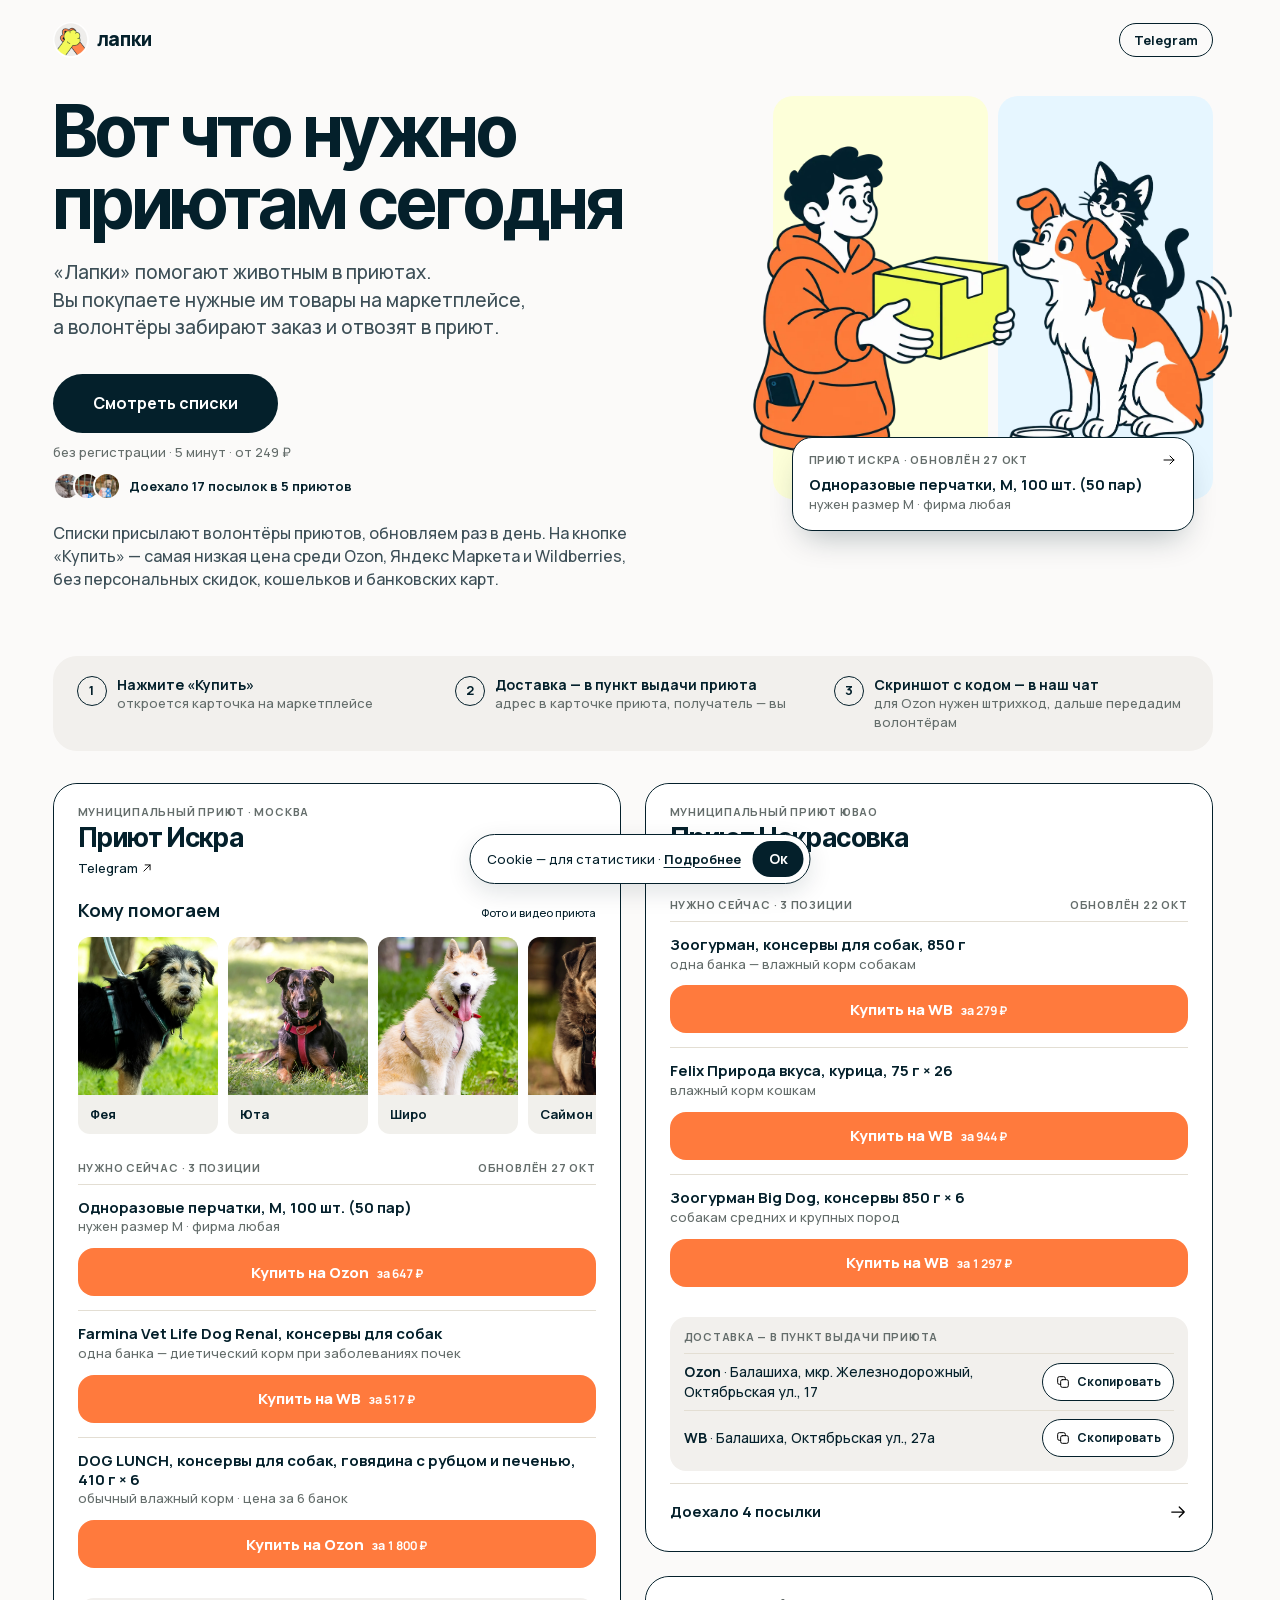
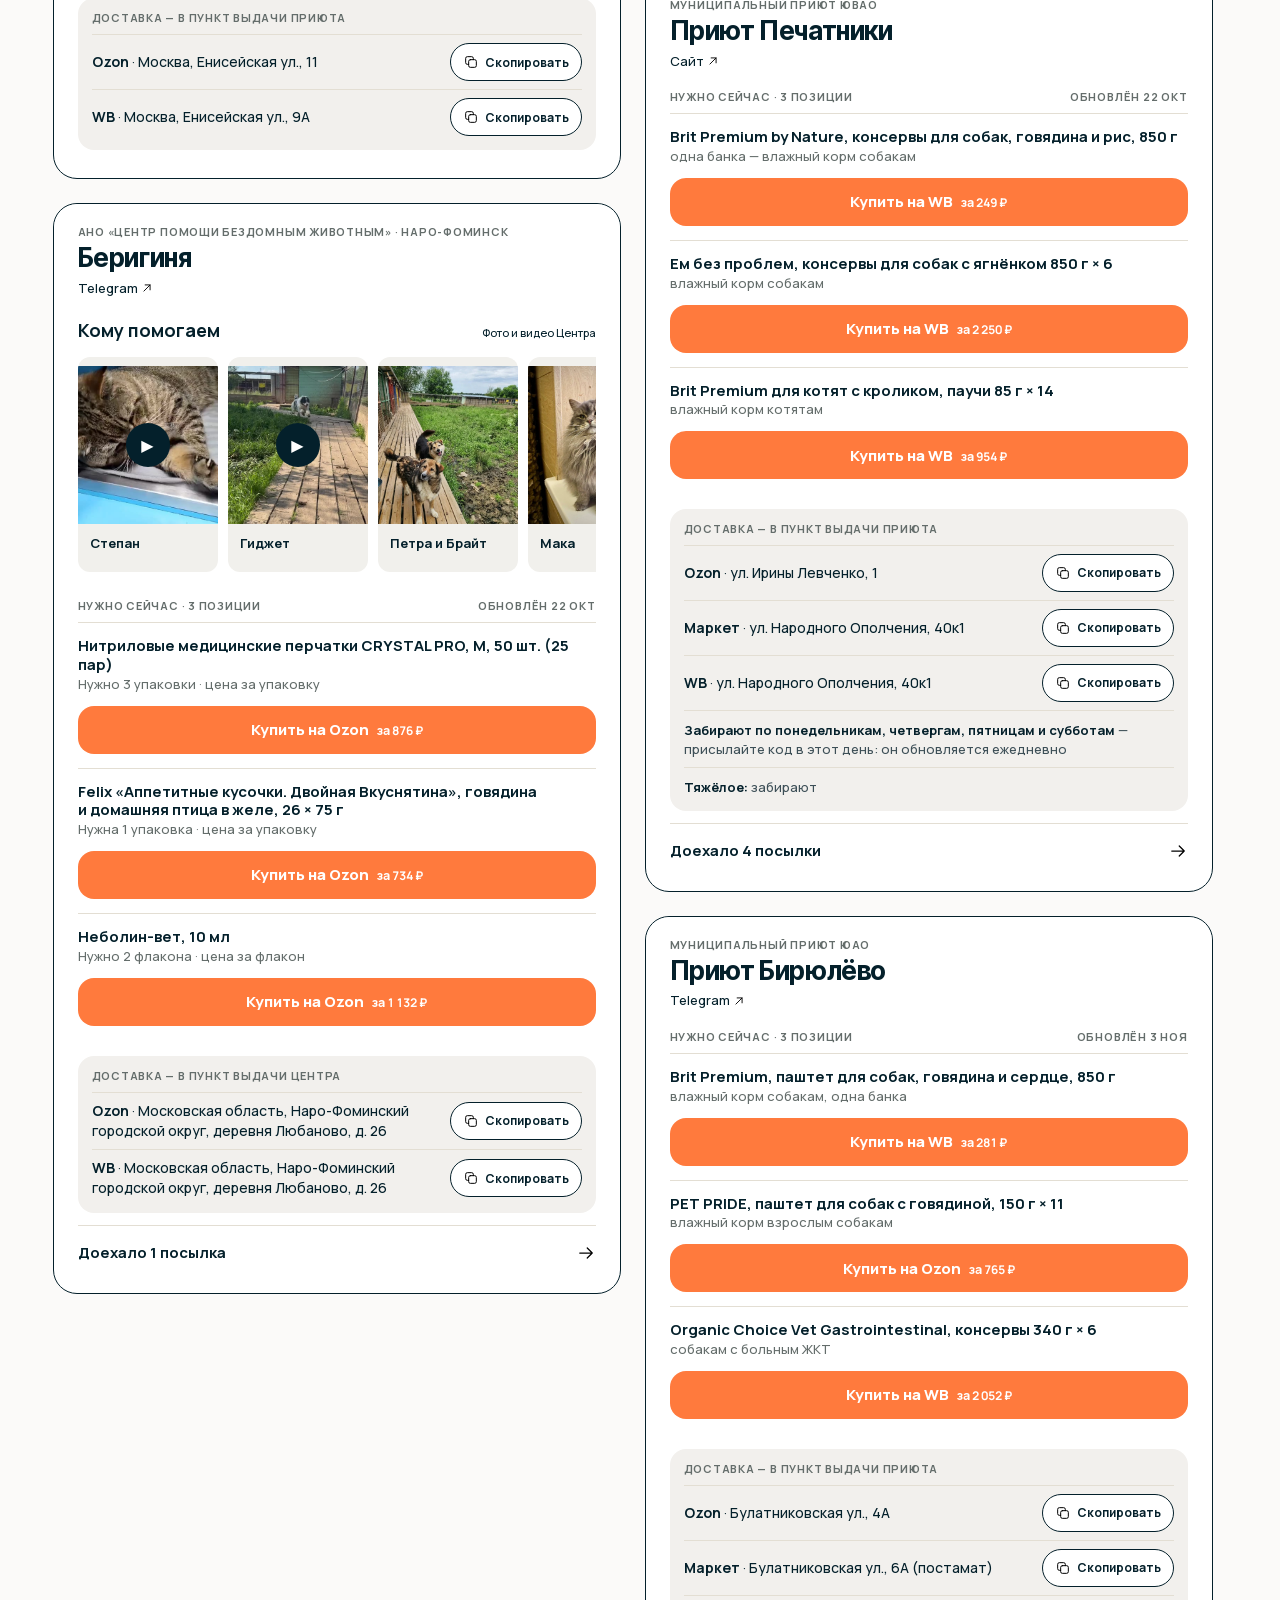
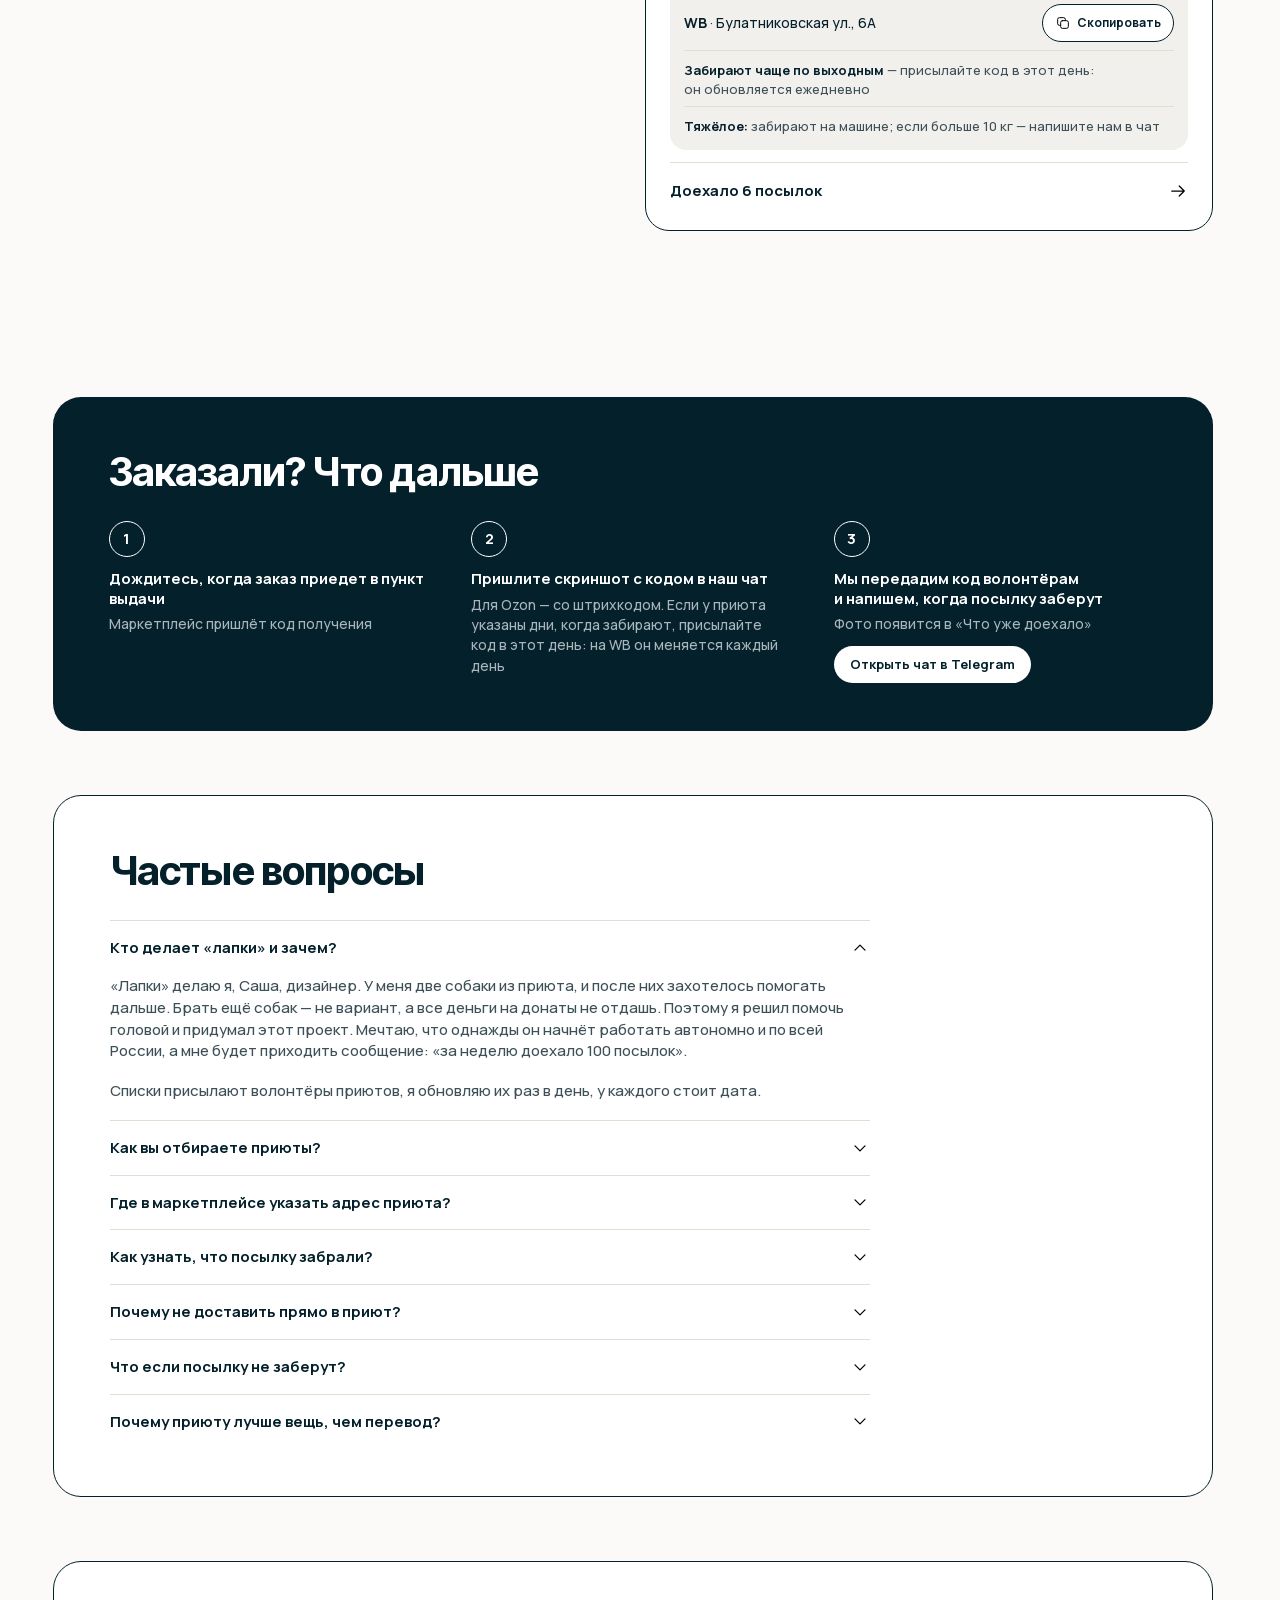
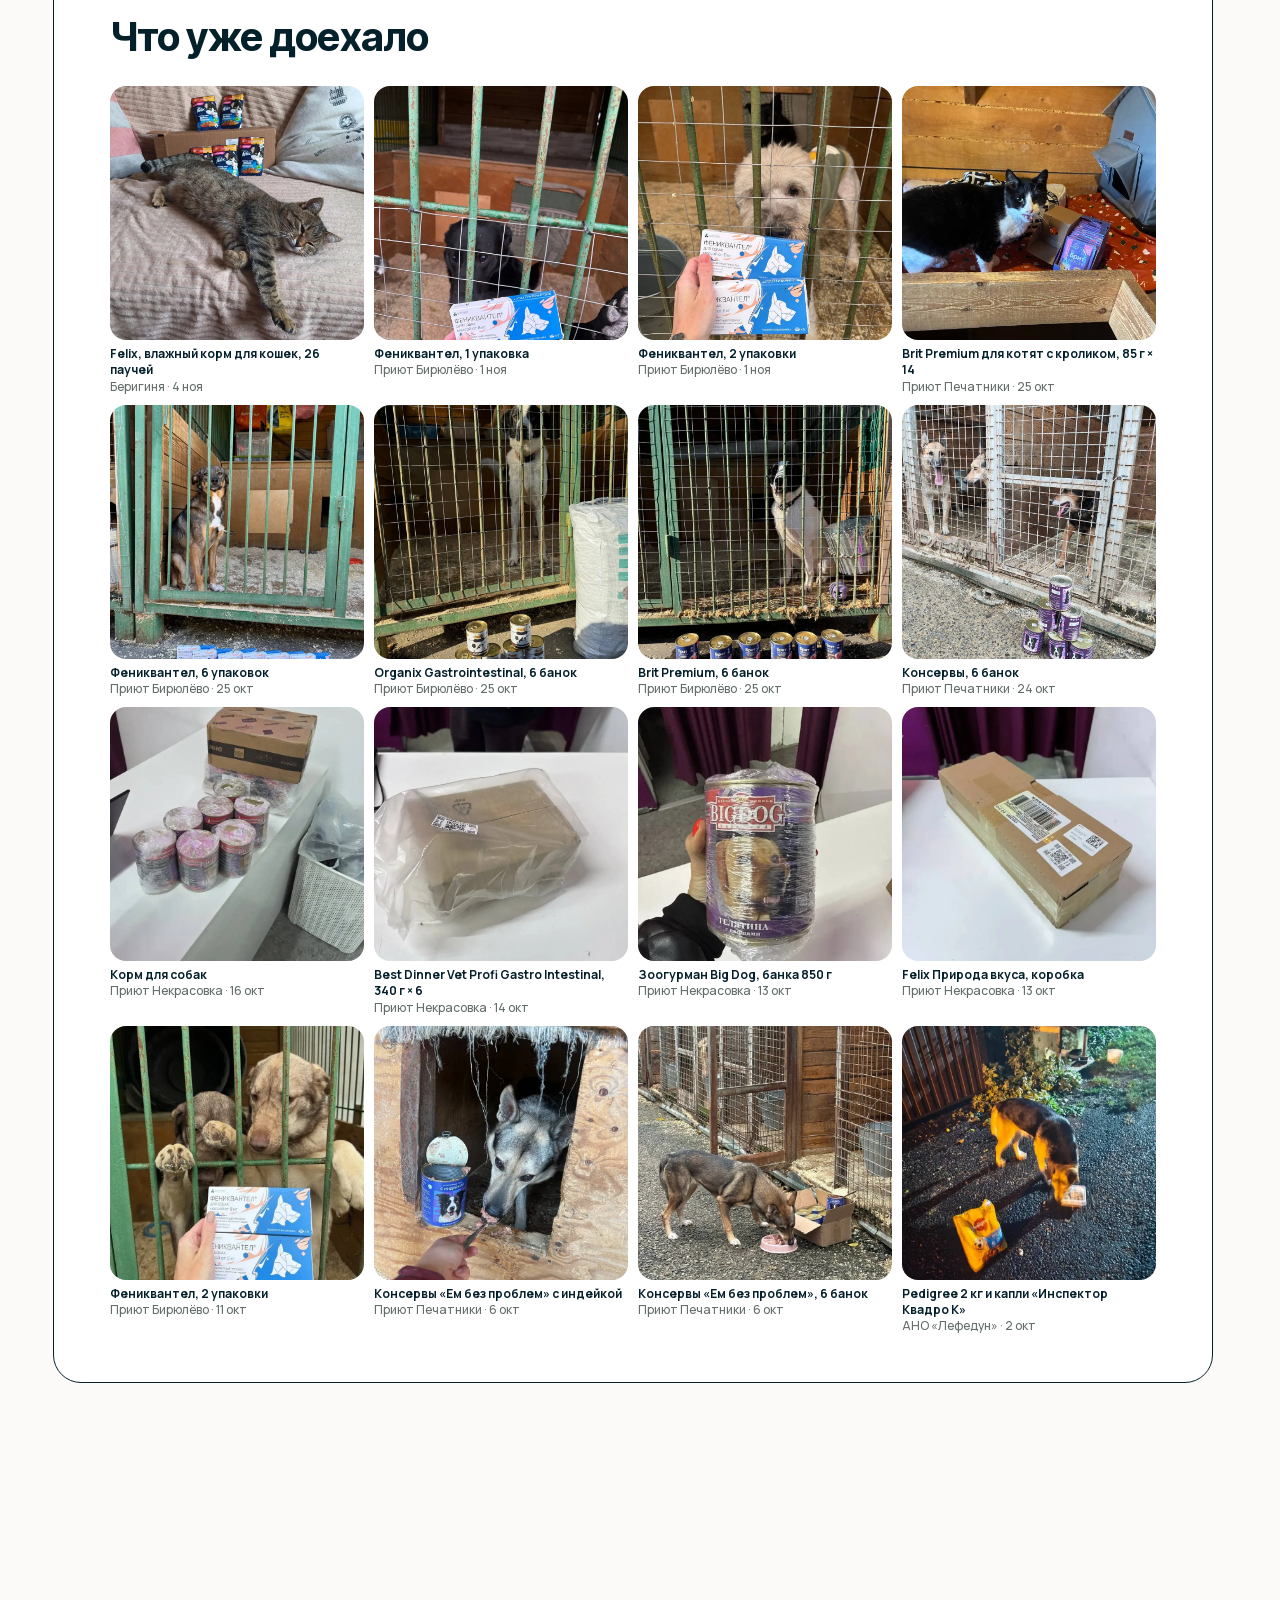
<file: index.html>
<!doctype html>
<html lang="ru">
<head>
  <meta charset="utf-8">
  <meta name="viewport" content="width=device-width,initial-scale=1">
  <title>Лапки — купите приюту то, что нужно</title>
  <meta name="description" content="Актуальные списки нужд приютов Москвы. Заказываете на маркетплейсе в пункт выдачи рядом с приютом, волонтёры забирают.">
  <meta property="og:title" content="Вот что нужно приютам сегодня">
  <meta property="og:description" content="Списки нужд приютов Москвы с кнопкой «Купить» и доставкой в пункт выдачи рядом с приютом.">
  <meta property="og:type" content="website">
  <meta property="og:locale" content="ru_RU">
  <meta property="og:site_name" content="лапки">
  <meta property="og:url" content="https://lapkam.ru/">
  <meta property="og:image" content="https://lapkam.ru/og.png">
  <meta property="og:image:width" content="1200">
  <meta property="og:image:height" content="630">
  <meta property="og:image:alt" content="Вот что нужно приютам сегодня. Иллюстрация: человек протягивает коробку собаке и кошке">
  <meta name="twitter:card" content="summary_large_image">
  <link rel="icon" type="image/png" sizes="256x256" href="favicon.png">
  <link rel="apple-touch-icon" href="favicon.png">
  <link rel="preload" href="assets/ill-person.webp" as="image" type="image/webp">
  <link rel="preload" href="assets/ill-animals.webp" as="image" type="image/webp">
  <link rel="preload" href="assets/fonts/inter-tight-cyrillic.woff2" as="font" type="font/woff2" crossorigin>
  <link rel="preload" href="assets/fonts/manrope-cyrillic.woff2" as="font" type="font/woff2" crossorigin>
  <link rel="stylesheet" href="styles.css">
  <link rel="stylesheet" href="desktop.css" media="(min-width:900px)">
  <script>if('scrollRestoration' in history)history.scrollRestoration='manual';document.documentElement.classList.add('js');setTimeout(function(){if(!window.__lapkiReady)document.documentElement.classList.remove('js')},4000)</script>
</head>
<body>
<a class="skip" href="#lists">Перейти к спискам</a>
<div class="col">
  <header class="top rv" data-rv="hero" data-d="300">
    <a class="brand" href="./"><img src="lapki-mark.png" alt="" width="36" height="36">лапки</a>
    <a class="pill" data-link="channel" href="#" target="_blank" rel="noopener" data-track="channel">Telegram</a>
  </header>

  <main>
    <section class="hero" aria-labelledby="h1">
      <div>
        <h1 id="h1" class="rv" data-rv="hero" data-d="300">Вот что нужно приютам сегодня</h1>
        <p class="lead rv" data-rv="hero" data-d="700">«Лапки» помогают животным в приютах. Вы покупаете нужные им товары на маркетплейсе, а волонтёры забирают заказ и отвозят в приют.</p>
      </div>

      <div class="scene">
        <div class="duo rv rv-photo" data-rv="hero" data-d="0" aria-hidden="true">
          <div class="ill ill-l"><img src="assets/ill-person.webp" alt="" fetchpriority="high" decoding="async" onerror="this.remove()"></div>
          <div class="ill ill-r"><img src="assets/ill-animals.webp" alt="" fetchpriority="high" decoding="async" onerror="this.remove()"></div>
        </div>
        <a class="need need-wait" id="hero-need" href="#" aria-hidden="true" tabindex="-1"></a>
      </div>

      <div class="rv" data-rv="hero" data-d="1300">
        <a class="cta" href="#lists" data-track="cta">Смотреть списки</a>
        <p class="muted under">без регистрации · 5 минут<span id="min-price"></span></p>
        <a class="hero-done" id="hero-done" href="#delivered"></a>
        <p class="intro">Списки присылают волонтёры приютов, обновляем раз в день. На кнопке «Купить» — самая низкая цена среди Ozon, Яндекс Маркета и Wildberries, без персональных скидок, кошельков и банковских карт.</p>
      </div>
    </section>

    <ol class="howstrip rv" data-rv="hero" data-d="1500" aria-label="Коротко, как заказать">
      <li><b>Нажмите «Купить»</b><span>откроется карточка на маркетплейсе</span></li>
      <li><b>Доставка — в пункт выдачи приюта</b><span>адрес в карточке приюта, получатель — вы</span></li>
      <li><b>Скриншот с кодом — в наш чат</b><span>для Ozon нужен штрихкод, дальше передадим волонтёрам</span></li>
    </ol>

    <h2 class="sr-only">Кому нужна помощь</h2>
    <section class="folders" id="lists" aria-label="Получатели"></section>

    <section class="page dark rv" data-rv="scroll" aria-labelledby="h-how">
      <h2 id="h-how">Заказали? Что дальше</h2>
      <ol class="steps">
        <li><b>Дождитесь, когда заказ приедет в пункт выдачи</b><span>Маркетплейс пришлёт код получения</span></li>
        <li><b>Пришлите скриншот с кодом в наш чат</b><span>Для Ozon — со штрихкодом. Если у приюта указаны дни, когда забирают, присылайте код в этот день: на WB он меняется каждый день</span></li>
        <li><b>Мы передадим код волонтёрам и напишем, когда посылку заберут</b><span>Фото появится в «Что уже доехало»</span>
          <a class="chat" data-link="chat" href="#" target="_blank" rel="noopener" data-track="chat">Открыть чат в Telegram</a></li>
      </ol>
    </section>

    <section class="page light rv" data-rv="scroll" aria-labelledby="h-trust">
      <h2 id="h-trust">Частые вопросы</h2>
      <details open>
        <summary>Кто делает «лапки» и зачем?</summary>
        <p>«Лапки» делаю я, Саша, дизайнер. У меня две собаки из приюта, и после них захотелось помогать дальше. Брать ещё собак — не вариант, а все деньги на донаты не отдашь. Поэтому я решил помочь головой и придумал этот проект. Мечтаю, что однажды он начнёт работать автономно и по всей России, а мне будет приходить сообщение: «за неделю доехало 100 посылок».</p>
        <p>Списки присылают волонтёры приютов, я обновляю их раз в день, у каждого стоит дата.</p>
      </details>
      <details>
        <summary>Как вы отбираете приюты?</summary>
        <ol class="faq-steps">
          <li>Договариваемся с волонтёрами приюта напрямую, без посредников.</li>
          <li>Они присылают список того, что нужно, и пункты выдачи, откуда им удобно забирать.</li>
          <li>Подбираем ссылки на нужные товары и указываем цены без персональных и банковских скидок. Доступность доставки в выбранный пункт нужно проверить при оформлении заказа.</li>
          <li>Обновляем список раз в день и ставим дату.</li>
        </ol>
        <p>На сайте представлены АНО «Лефедун», муниципальные приюты Печатники, Некрасовка, Бирюлёво и Искра, а также центр помощи животным «Беригиня» из Наро-Фоминска. Для «Беригини» и «Искры» доступность доставки выбранных товаров в указанные ПВЗ пока не проверена.</p>
      </details>
      <details>
        <summary>Где в маркетплейсе указать адрес приюта?</summary>
        <p>Отдельного поля для адреса нет. При оформлении выберите пункт выдачи на карте: вставьте адрес из карточки приюта в поиск по карте. После «Купить» адрес уже скопирован. Получателем укажите себя.</p>
      </details>
      <details>
        <summary>Как узнать, что посылку забрали?</summary>
        <p>Когда заказ доедет до пункта, маркетплейс пришлёт код получения. Пришлите скриншот с кодом в наш чат, для Ozon обязательно со штрихкодом. Мы передадим его волонтёрам и напишем вам, когда посылку заберут. Фото выкладываем в «Что уже доехало».</p>
      </details>
      <details>
        <summary>Почему не доставить прямо в приют?</summary>
        <p>Адрес приюта не публикуют: по нему подбрасывают животных. Поэтому заказ едет в пункт выдачи рядом, а волонтёры забирают его по коду.</p>
      </details>
      <details>
        <summary>Что если посылку не заберут?</summary>
        <p>Волонтёры забирают посылки по кодам из чата. Если заказ всё же пролежит в пункте весь срок хранения, маркетплейс вернёт деньги по своим правилам.</p>
      </details>
      <details>
        <summary>Почему приюту лучше вещь, чем перевод?</summary>
        <p>Мелкие покупки через официальный счёт для приюта — это долго и с налоговой морокой, а часть продавцов так вообще не продаёт. Когда вы покупаете сами, приют получает вещь без бухгалтерии.</p>
      </details>
    </section>

    <section class="page light" id="delivered" aria-labelledby="h-del" hidden>
      <h2 id="h-del">Что уже доехало</h2>
      <div class="grid" id="delivered-grid"></div>
    </section>

    <section class="page light" id="closed" aria-labelledby="h-closed" hidden>
      <p class="cap" id="h-closed">Закрыто на этой неделе</p>
      <div id="closed-list"></div>
    </section>
  </main>

  <footer class="foot rv" data-rv="scroll">
    <p class="brand">лапки</p>
    <p id="money-line">Удобнее помочь деньгами? Реквизиты организаций: <span id="money-links"></span></p>
    <p>Позиция уже закрыта или ссылка ведёт не туда? <a data-link="chat" href="#" target="_blank" rel="noopener" data-track="chat">Напишите нам</a></p>
    <p>Приют хочет попасть на страницу? <a data-link="chat" href="#" target="_blank" rel="noopener" data-track="chat">Напишите нам</a></p>
    <p><a href="terms.html">Политика и условия</a></p>
  </footer>
</div>
<div class="cookie" id="cookie" role="region" aria-label="Сообщение о cookie" hidden>
  <p>Cookie — для статистики · <a href="terms.html">Подробнее</a></p>
  <button type="button" id="cookie-ok">Ок</button>
</div>
<div class="handoff" id="handoff" role="dialog" aria-label="Пункт выдачи приюта" hidden>
  <button type="button" class="h-close" id="handoff-close" aria-label="Закрыть"></button>
  <svg class="h-icon" viewBox="0 0 24 24" width="32" height="32" fill="none" stroke="currentColor" stroke-width="1.7" stroke-linecap="round" stroke-linejoin="round" aria-hidden="true"><path d="M20 10c0 6-8 11-8 11S4 16 4 10a8 8 0 1 1 16 0Z"/><circle cx="12" cy="10" r="2.5"/></svg>
  <span class="cap">Пункт выдачи приюта</span>
  <b id="handoff-addr"></b>
  <button type="button" class="h-copy" id="handoff-copy">Скопировать адрес</button>
</div>
<div class="lightbox" id="lightbox" role="dialog" aria-modal="true" aria-label="Фото посылки" hidden>
  <button type="button" class="lb-close" id="lightbox-close" aria-label="Закрыть"></button>
  <img id="lightbox-img" alt="">
</div>
<dialog id="animal-dialog" class="animal-dialog" aria-labelledby="animal-title">
  <div class="animal-dialog-header"><h2 id="animal-title"></h2><button type="button" id="animal-close" aria-label="Закрыть фото или видео">✕</button></div>
  <div id="animal-content"></div>
</dialog>
<div class="toast" id="toast" role="status" aria-live="polite" aria-atomic="true"></div>
<script>
(function(m,e,t,r,i,k,a){m[i]=m[i]||function(){(m[i].a=m[i].a||[]).push(arguments)};m[i].l=1*new Date();k=e.createElement(t),a=e.getElementsByTagName(t)[0],k.async=1,k.src=r,a.parentNode.insertBefore(k,a)})(window,document,"script","https://mc.yandex.ru/metrika/tag.js","ym");
ym(113157493,"init",{clickmap:true,trackLinks:true,accurateTrackBounce:true,webvisor:true});
</script>
<noscript><div><img src="https://mc.yandex.ru/watch/113157493" style="position:absolute;left:-9999px" alt=""></div></noscript>
<script src="app.js"></script>
</body>
</html>
</file>
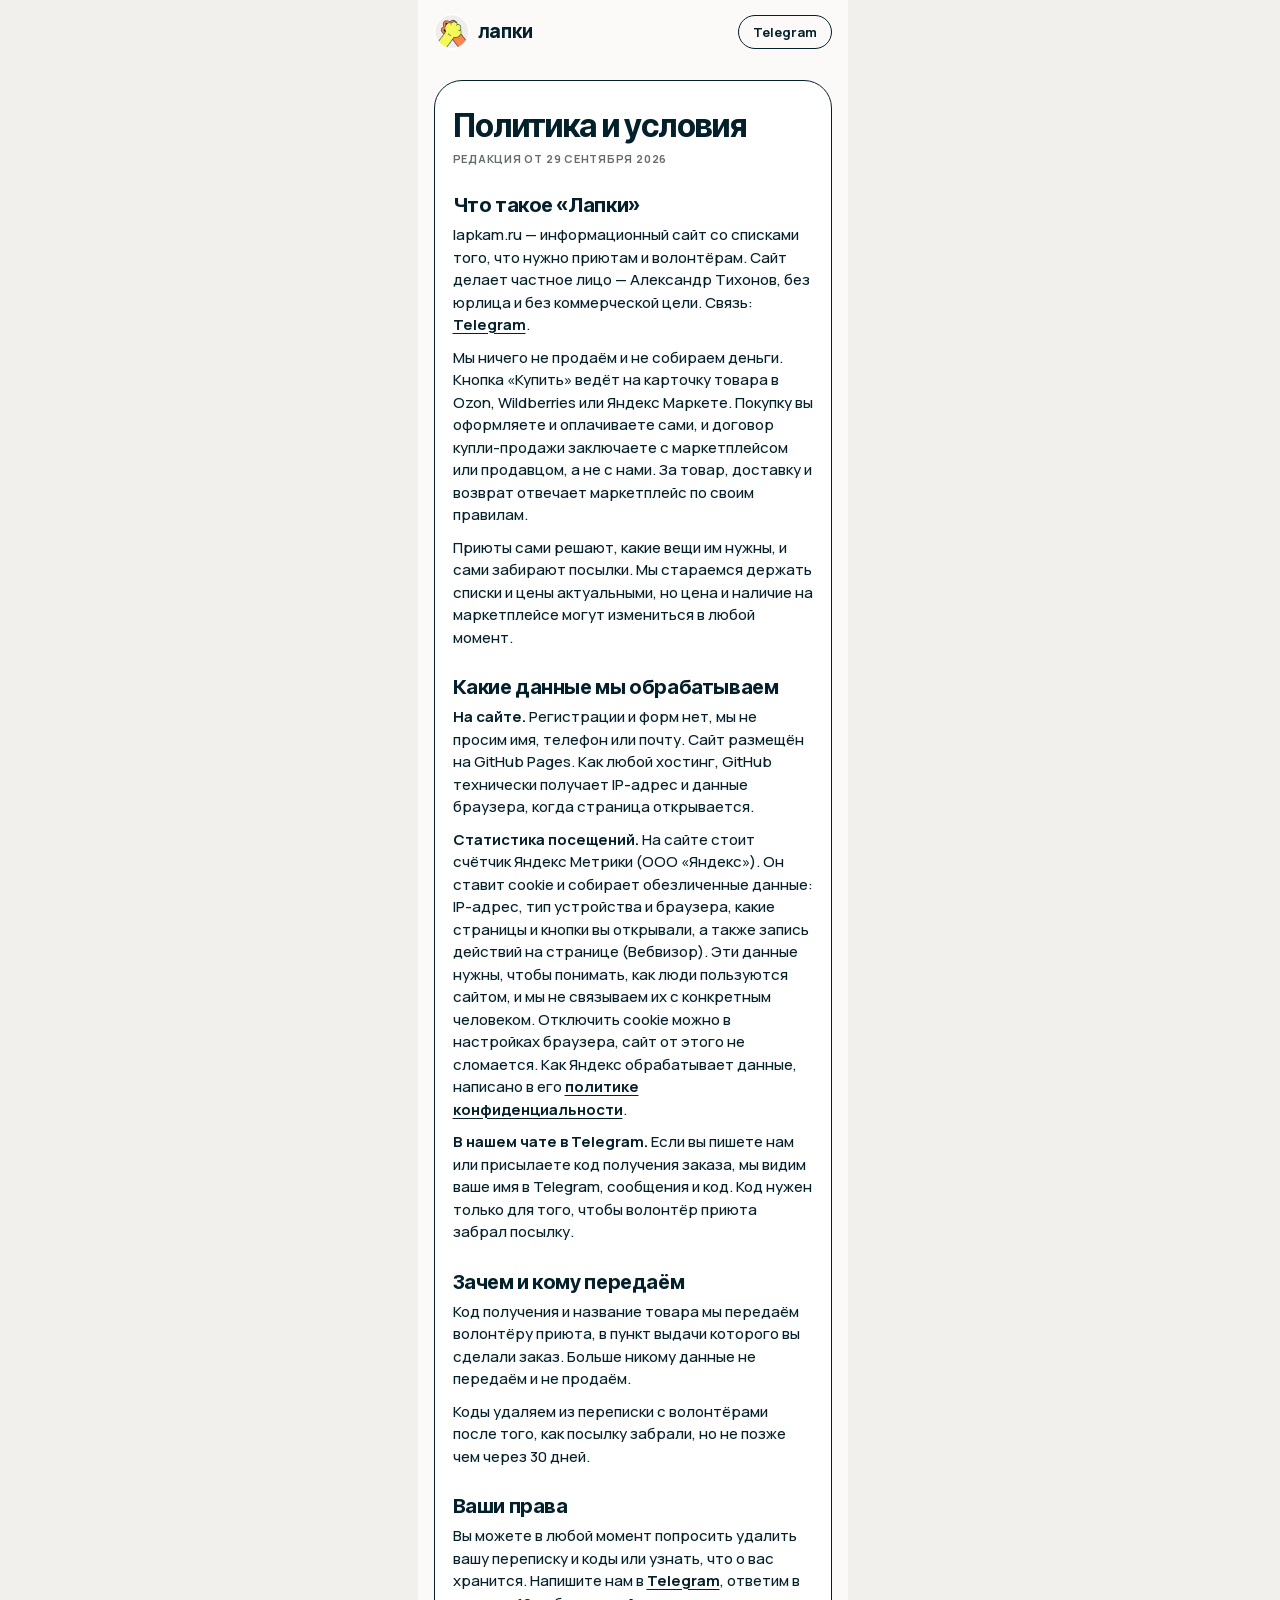
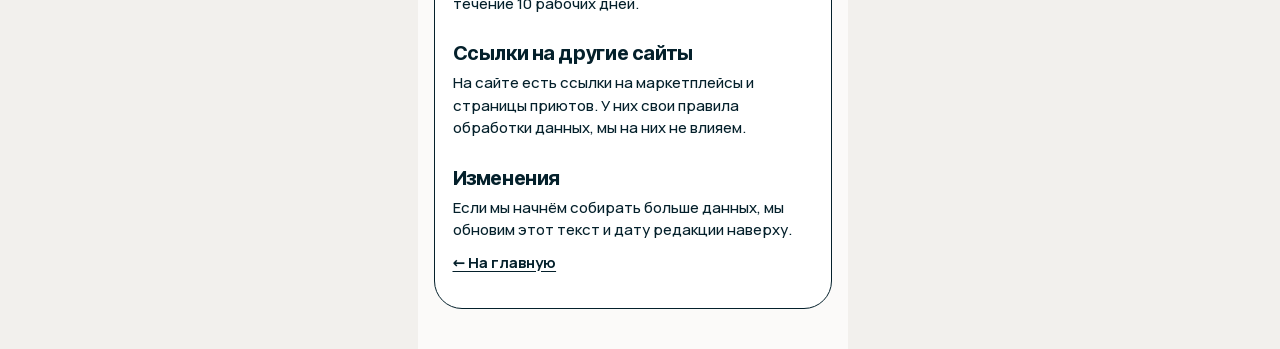
<file: terms.html>
<!doctype html>
<html lang="ru">
<head>
  <meta charset="utf-8">
  <meta name="viewport" content="width=device-width,initial-scale=1">
  <title>Политика и условия — лапки</title>
  <meta name="description" content="Как устроены «Лапки», какие данные мы обрабатываем и за что отвечаем.">
  <meta name="robots" content="noindex">
  <link rel="icon" type="image/png" sizes="256x256" href="favicon.png">
  <link rel="stylesheet" href="styles.css">
</head>
<body>
<div class="col">
  <header class="top">
    <a class="brand" href="./"><img src="lapki-mark.png" alt="" width="36" height="36">лапки</a>
    <a class="pill" href="https://t.me/designta" target="_blank" rel="noopener">Telegram</a>
  </header>

  <main>
    <section class="page light doc">
      <h1>Политика и условия</h1>
      <p class="cap">Редакция от 29 сентября 2026</p>

      <h2>Что такое «Лапки»</h2>
      <p>lapkam.ru — информационный сайт со списками того, что нужно приютам и волонтёрам. Сайт делает частное лицо — Александр Тихонов, без юрлица и без коммерческой цели. Связь: <a href="https://t.me/designta" target="_blank" rel="noopener">Telegram</a>.</p>
      <p>Мы ничего не продаём и не собираем деньги. Кнопка «Купить» ведёт на карточку товара в Ozon, Wildberries или Яндекс Маркете. Покупку вы оформляете и оплачиваете сами, и договор купли-продажи заключаете с маркетплейсом или продавцом, а не с нами. За товар, доставку и возврат отвечает маркетплейс по своим правилам.</p>
      <p>Приюты сами решают, какие вещи им нужны, и сами забирают посылки. Мы стараемся держать списки и цены актуальными, но цена и наличие на маркетплейсе могут измениться в любой момент.</p>

      <h2>Какие данные мы обрабатываем</h2>
      <p><b>На сайте.</b> Регистрации и форм нет, мы не просим имя, телефон или почту. Сайт размещён на GitHub Pages. Как любой хостинг, GitHub технически получает IP-адрес и данные браузера, когда страница открывается.</p>
      <p><b>Статистика посещений.</b> На сайте стоит счётчик Яндекс Метрики (ООО «Яндекс»). Он ставит cookie и собирает обезличенные данные: IP-адрес, тип устройства и браузера, какие страницы и кнопки вы открывали, а также запись действий на странице (Вебвизор). Эти данные нужны, чтобы понимать, как люди пользуются сайтом, и мы не связываем их с конкретным человеком. Отключить cookie можно в настройках браузера, сайт от этого не сломается. Как Яндекс обрабатывает данные, написано в его <a href="https://yandex.ru/legal/confidential/" target="_blank" rel="noopener">политике конфиденциальности</a>.</p>
      <p><b>В нашем чате в Telegram.</b> Если вы пишете нам или присылаете код получения заказа, мы видим ваше имя в Telegram, сообщения и код. Код нужен только для того, чтобы волонтёр приюта забрал посылку.</p>

      <h2>Зачем и кому передаём</h2>
      <p>Код получения и название товара мы передаём волонтёру приюта, в пункт выдачи которого вы сделали заказ. Больше никому данные не передаём и не продаём.</p>
      <p>Коды удаляем из переписки с волонтёрами после того, как посылку забрали, но не позже чем через 30 дней.</p>

      <h2>Ваши права</h2>
      <p>Вы можете в любой момент попросить удалить вашу переписку и коды или узнать, что о вас хранится. Напишите нам в <a href="https://t.me/designta" target="_blank" rel="noopener">Telegram</a>, ответим в течение 10 рабочих дней.</p>

      <h2>Ссылки на другие сайты</h2>
      <p>На сайте есть ссылки на маркетплейсы и страницы приютов. У них свои правила обработки данных, мы на них не влияем.</p>

      <h2>Изменения</h2>
      <p>Если мы начнём собирать больше данных, мы обновим этот текст и дату редакции наверху.</p>

      <p><a href="./">← На главную</a></p>
    </section>
  </main>
</div>
</body>
</html>
</file>
<file: styles.css>
@font-face{font-family:'Inter Tight';font-style:normal;font-weight:700;font-display:swap;src:url(assets/fonts/inter-tight-cyrillic-ext.woff2) format('woff2');unicode-range:U+0460-052F, U+1C80-1C8A, U+20B4, U+2DE0-2DFF, U+A640-A69F, U+FE2E-FE2F}
@font-face{font-family:'Inter Tight';font-style:normal;font-weight:700;font-display:swap;src:url(assets/fonts/inter-tight-cyrillic.woff2) format('woff2');unicode-range:U+0301, U+0400-045F, U+0490-0491, U+04B0-04B1, U+2116}
@font-face{font-family:'Inter Tight';font-style:normal;font-weight:700;font-display:swap;src:url(assets/fonts/inter-tight-latin.woff2) format('woff2');unicode-range:U+0000-00FF, U+0131, U+0152-0153, U+02BB-02BC, U+02C6, U+02DA, U+02DC, U+0304, U+0308, U+0329, U+2000-206F, U+20AC, U+2122, U+2191, U+2193, U+2212, U+2215, U+FEFF, U+FFFD}
@font-face{font-family:'Manrope';font-style:normal;font-weight:500 800;font-display:swap;src:url(assets/fonts/manrope-cyrillic-ext.woff2) format('woff2');unicode-range:U+0460-052F, U+1C80-1C8A, U+20B4, U+2DE0-2DFF, U+A640-A69F, U+FE2E-FE2F}
@font-face{font-family:'Manrope';font-style:normal;font-weight:500 800;font-display:swap;src:url(assets/fonts/manrope-cyrillic.woff2) format('woff2');unicode-range:U+0301, U+0400-045F, U+0490-0491, U+04B0-04B1, U+2116}
@font-face{font-family:'Manrope';font-style:normal;font-weight:500 800;font-display:swap;src:url(assets/fonts/manrope-latin.woff2) format('woff2');unicode-range:U+0000-00FF, U+0131, U+0152-0153, U+02BB-02BC, U+02C6, U+02DA, U+02DC, U+0304, U+0308, U+0329, U+2000-206F, U+20AC, U+2122, U+2191, U+2193, U+2212, U+2215, U+FEFF, U+FFFD}
@font-face{font-family:'Manrope';font-style:normal;font-weight:500 800;font-display:swap;src:url(assets/fonts/manrope-latin-ext.woff2) format('woff2');unicode-range:U+0100-02BA, U+02BD-02C5, U+02C7-02CC, U+02CE-02D7, U+02DD-02FF, U+0304, U+0308, U+0329, U+1D00-1DBF, U+1E00-1E9F, U+1EF2-1EFF, U+2020, U+20A0-20AB, U+20AD-20C0, U+2113, U+2C60-2C7F, U+A720-A7FF}

:root{color-scheme:light;
  
  --canvas:#fbfaf9; --surface:#f2f0ed; --sheet:#fff;
  --ink:#04202B; --ink-2:#3d4f57; --grey:#646d6b; --line:#E3DED3;
  --action:#FF7A3D; --done:#F0FF4A;
  --display:"Inter Tight",system-ui,sans-serif; --text:Manrope,system-ui,sans-serif;
  --r-sheet:24px; --r-page:28px; --gap:20px;
}
*{box-sizing:border-box;margin:0}
::selection{background:var(--done);color:var(--ink)}
html{scroll-behavior:smooth;scrollbar-gutter:stable}
@media (prefers-reduced-motion:reduce){html{scroll-behavior:auto}}
body{background:var(--surface);color:var(--ink);font:500 15px/1.45 var(--text);-webkit-font-smoothing:antialiased}
a{color:inherit;text-decoration:none}
button{font:inherit;color:inherit;background:none;border:0;padding:0;cursor:pointer;text-align:inherit}
ol,ul{list-style:none;padding:0}
:focus-visible{outline:2px solid var(--ink);outline-offset:3px;border-radius:6px}
.page.dark :focus-visible,.toast :focus-visible{outline-color:#fff}
.sr-only{position:absolute;width:1px;height:1px;margin:-1px;padding:0;overflow:hidden;clip:rect(0 0 0 0);white-space:nowrap;border:0}
.skip{position:absolute;left:8px;top:-60px;z-index:30;background:var(--ink);color:#fff;border-radius:0 0 12px 12px;padding:12px 16px;font-weight:700;transition:top .15s}
.skip:focus{top:0}
[hidden]{display:none!important}
.col{max-width:430px;margin:0 auto;background:var(--canvas);padding:0 16px 40px;min-height:100vh;overflow-x:clip}
.cap{font-size:11px;font-weight:700;letter-spacing:.07em;text-transform:uppercase;color:var(--grey)}
.muted{color:var(--grey);font-size:13px}

/* шапка */
.top{display:flex;justify-content:space-between;align-items:center;height:64px}
.brand{display:flex;align-items:center;gap:8px;font-weight:800;font-size:19px;letter-spacing:-.01em}
.brand img{border-radius:50%}
.pill{border:1px solid var(--ink);border-radius:999px;padding:7px 14px;font-weight:700;font-size:13px}

/* первый экран */
.hero{display:flex;flex-direction:column;gap:clamp(14px,2.6vh,20px);padding:8px 0 22px}
h1{font:700 clamp(33px,9.4vw,46px)/1 var(--display);letter-spacing:-.025em;text-wrap:balance}
.scene{position:relative;margin:2px 0 12px}
.duo{display:grid;grid-template-columns:1fr 1fr;gap:10px}
.ill{position:relative;aspect-ratio:16/30;border-radius:20px}
.ill img{position:absolute;height:auto;max-width:none}
.ill-l{background:#fdffd9;z-index:1}.ill-r{background:#e6f6ff}
/* фигуры крупнее подложек и уходят за край экрана */
.ill-l img{width:124%;left:-10%;bottom:calc(9% + 8px)}
.ill-r img{width:108%;right:-10%;bottom:8px}
.need{position:relative;z-index:2;margin:-62px 19px 0;display:block;background:var(--sheet);border:1px solid var(--ink);border-radius:20px;padding:14px 16px 16px;transform:rotate(-2deg);box-shadow:0 16px 32px -12px rgba(4,32,43,.3)}
.need .cap{display:flex;justify-content:space-between;margin-bottom:8px}
.lead{font-size:clamp(15px,4vw,16px);color:var(--ink-2);margin-top:10px;text-wrap:pretty}
.cta{display:block;text-align:center;background:var(--ink);color:#fff;border-radius:999px;padding:16px;font-weight:700;font-size:16px;transition:transform .12s ease-out}
.cta:active{transform:scale(.985)}
.under{text-align:center;margin-top:10px}
/* место занято заранее, чтобы первый экран не прыгал, когда придут данные */
.hero-done{display:flex;justify-content:center;align-items:center;gap:8px;min-height:32px;margin-top:8px;font-size:13px;font-weight:700;color:var(--ink)}
.hero-done:empty{visibility:hidden}
/* фото посылок внахлёст — видно, что доехало по-настоящему */
.hero-done .faces{display:flex}
.hero-done .faces img{width:28px;height:28px;border-radius:50%;object-fit:cover;border:2px solid var(--canvas);margin-left:-8px}
.hero-done .faces img:first-child{margin-left:0}

.intro{padding:24px 2px 0;margin-bottom:-18px;color:var(--ink-2);text-wrap:pretty;max-width:34em}

/* позиция */
.pos{display:grid;grid-template-columns:minmax(0,1fr);gap:4px;align-items:start}
.pos .buy{grid-column:1;justify-self:stretch;margin-top:8px}
.pos b{font-weight:700;line-height:1.25;display:block}
.pos .muted{display:block}
.ind{display:grid;justify-items:center;align-content:start;gap:5px;grid-row:span 2}
.cnt{font-size:11px;font-weight:700;color:var(--grey);white-space:nowrap;font-variant-numeric:tabular-nums}
.cnt.inf{font-size:15px;line-height:.8}
.txt{min-width:0}
.ring{--p:0;width:40px;height:40px;border-radius:50%;display:grid;place-items:center;background:conic-gradient(var(--ink) calc(var(--p)*1%),var(--line) 0)}
.ring>span{width:33px;height:33px;border-radius:50%;background:var(--sheet);display:grid;place-items:center}
.ring .ic{width:20px;height:20px;display:block}
.ring.const{background:none;border:1.5px dashed var(--ink)}
.ring.const>span{background:none}
.ring.done{border:1px solid var(--ink)}
.ring.done,.ring.done>span{background:var(--done)}
.buy{background:var(--action);color:#fff;border-radius:16px;padding:0 18px;font-weight:800;font-size:15px;line-height:1.15;min-height:48px;display:flex;flex-wrap:wrap;align-items:baseline;align-content:center;justify-content:center;column-gap:8px;transition:transform .12s ease-out,filter .12s ease-out}
.buy:active{transform:scale(.96);filter:brightness(.96)}
.buy small{font-weight:700;font-size:12px;font-variant-numeric:tabular-nums}

.howstrip{display:grid;gap:14px;counter-reset:s;margin:24px 0 8px;padding:16px;border-radius:var(--r-sheet);background:var(--surface)}
.howstrip li{counter-increment:s;display:grid;grid-template-columns:28px 1fr;column-gap:12px;align-content:start;font-size:14px}
.howstrip li::before{content:counter(s);grid-row:span 2;width:28px;height:28px;border:1px solid var(--ink);border-radius:50%;display:grid;place-items:center;font-weight:700;font-size:13px}
.howstrip b{font-weight:700;line-height:1.3}
.howstrip span{color:var(--grey);font-size:13px}

/* папки */
.folders{padding-top:8px;scroll-margin-top:12px}
.folder{margin-top:14px;background:var(--sheet);border:1px solid var(--ink);border-radius:var(--r-sheet);overflow:clip;scroll-margin-top:0}
.head{position:sticky;top:0;z-index:3;background:var(--sheet);border-radius:var(--r-sheet) var(--r-sheet) 0 0;padding:16px 16px 12px;border-bottom:1px solid transparent}
.head.stuck{border-radius:0;border-bottom-color:var(--line)}
.head .kind{margin-bottom:4px}
.head h3{font:700 22px/1.1 var(--display);letter-spacing:-.015em;margin-bottom:6px}
.sheet{padding:0 16px 20px}
.meta{display:flex;justify-content:space-between;gap:10px;align-items:baseline;width:100%}
.links-inline{display:flex;flex-wrap:wrap;gap:6px}
.links-inline a{display:inline-flex;align-items:center;gap:2px;color:var(--ink)}
.links-inline .ic{width:14px;height:14px;transform:rotate(-45deg)}
.meta .cap{white-space:nowrap}
.meta .shut{display:none}
.list-cap{display:flex;justify-content:space-between;gap:10px}
.list-cap span:last-child{white-space:nowrap}

.body{padding-top:4px}
.list .pos{padding:14px 0;border-top:1px solid var(--line)}
.list > .pos:first-of-type{margin-top:8px}
.more{display:block;width:100%;border:1px solid var(--ink);border-radius:999px;padding:12px;font-weight:700;margin-top:4px;text-align:center}
.pvz{background:var(--surface);border-radius:16px;padding:12px 14px 6px;margin:16px 0 4px}
.pvz ul{margin-top:8px}
.pvz li{display:flex;justify-content:space-between;align-items:center;gap:10px;padding:8px 0;border-top:1px solid var(--line);font-size:14px;min-height:51px}
.pvz li > span{flex:1;min-width:0;overflow-wrap:anywhere;hyphens:auto}
.pvz .pickup{border-top:1px solid var(--line);padding:10px 0 8px;font-size:13px;color:var(--ink-2)}
.pvz .pickup b{color:var(--ink)}
.pvz .tbd{color:#5a625f}
.copy{flex:none;min-width:44px;height:38px;padding:0 12px;border:1px solid var(--ink);border-radius:999px;background:var(--sheet);display:flex;align-items:center;gap:6px;font-size:12px;font-weight:700}
.copy i{font-style:normal}
.copy .ic{width:16px;height:16px;flex:none}
.copy.ok{background:var(--done)}
.rowlink{display:flex;justify-content:space-between;align-items:center;gap:10px;border-top:1px solid var(--line);padding:16px 0 4px;margin-top:12px;min-height:44px;font-weight:700;width:100%}
.rowlink .ic{width:20px;height:20px;transition:transform .2s ease}

.load-error{padding:24px 2px}
.load-error p{margin-bottom:12px;color:var(--ink-2)}

/* листы */
.page{border-radius:var(--r-page);padding:24px 18px;margin-top:16px}
.page.dark{background:var(--ink);color:#fff}
.page.dark .cap{color:#a9b6bb}
.page.light{background:var(--sheet);border:1px solid var(--ink)}
h2{font:700 28px/1.05 var(--display);letter-spacing:-.02em;margin:6px 0 18px;text-wrap:balance}
.steps{counter-reset:s}
.steps li{counter-increment:s;position:relative;padding-left:42px;margin-top:16px}
.steps li::before{content:counter(s);position:absolute;left:0;top:0;width:28px;height:28px;border:1px solid #fff;border-radius:50%;display:grid;place-items:center;font-weight:700;font-size:13px}
.steps b{font-weight:700;display:block;line-height:1.3}
.steps span{color:#a9b6bb;font-size:13px}
.chat{display:inline-block;margin-top:12px;background:#fff;color:var(--ink);border-radius:999px;padding:9px 16px;font-weight:700;font-size:13px}
details{border-top:1px solid var(--line)}
summary{list-style:none;cursor:pointer;display:flex;justify-content:space-between;align-items:center;gap:12px;padding:16px 0;font-weight:700}
summary::-webkit-details-marker{display:none}
summary::after{content:"";flex:none;width:20px;height:20px;background:url("data:image/svg+xml,%3Csvg xmlns=%22http://www.w3.org/2000/svg%22 width=%2224%22 height=%2224%22 viewBox=%220 0 24 24%22 fill=%22none%22%3E%3Cpath d=%22M6 9.5l6 6 6-6%22 stroke=%22currentColor%22 stroke-width=%221.5%22 stroke-linecap=%22round%22 stroke-linejoin=%22round%22/%3E%3C/svg%3E") center/contain no-repeat}
summary::after{transition:transform .2s ease}
details.is-open summary::after{transform:rotate(180deg)}
details .faq-steps{list-style:decimal;padding:0 0 12px 20px;color:var(--ink-2)}
details .faq-steps li{margin-bottom:6px;padding-left:4px}
details p{padding:0 0 18px;color:var(--ink-2);text-wrap:pretty}
.grid{display:grid;grid-template-columns:1fr 1fr;gap:10px}
.grid figure{margin:0}
.grid img{width:100%;aspect-ratio:1;object-fit:cover;border-radius:16px;display:block;background:var(--surface)}
.grid figcaption{font-size:12px;color:var(--grey);margin-top:6px;line-height:1.35}
.grid figcaption b{display:block;color:var(--ink);font-weight:700}
#closed-list .pos{margin-top:14px}

/* тост */
.toast b{display:block;font-size:16px;margin:4px 0 3px}
.toast{position:fixed;left:50%;bottom:20px;transform:translateX(-50%) translateY(8px);z-index:20;width:min(94vw,400px);visibility:hidden;background:var(--ink);color:#fff;border-radius:18px;padding:14px 18px 15px;font-size:13px;font-weight:600;line-height:1.35;text-align:center;opacity:0;transition:opacity .18s ease-out,transform .18s ease-out}
.toast.on{opacity:1;visibility:visible;transform:translateX(-50%) translateY(0)}
.toast .t-head{display:block}
@keyframes tbar{from{transform:scaleX(0)}to{transform:scaleX(1)}}
.toast .t-load{display:block;margin-top:8px;color:#c9d3d6}
@keyframes spin{to{transform:rotate(360deg)}}
@media (prefers-reduced-motion:reduce){.toast{transition:none}.cta,.buy{transition:none}}

/* подвал */
.foot{padding:32px 2px 0;color:var(--ink-2);font-size:14px;display:grid;gap:10px}
.foot .brand{color:var(--ink)}
.foot a{color:var(--ink);font-weight:700;text-decoration:underline;text-underline-offset:3px}

/* иконки Iconly встроены, чтобы не лежали отдельными файлами */
.ic{display:inline-block;flex:none;background:center/contain no-repeat}
.need .cap .ic{width:16px;height:16px}
.ic-arrow-right{background-image:url("data:image/svg+xml,%3Csvg xmlns=%22http://www.w3.org/2000/svg%22 width=%2224%22 height=%2224%22 viewBox=%220 0 24 24%22 fill=%22none%22%3E%3Cpath d=%22M4.5 12h15M13.5 6l6 6-6 6%22 stroke=%22currentColor%22 stroke-width=%221.5%22 stroke-linecap=%22round%22 stroke-linejoin=%22round%22/%3E%3C/svg%3E")}
.ic-carrier{background-image:url("data:image/svg+xml,%3Csvg xmlns=%22http://www.w3.org/2000/svg%22 width=%2224%22 height=%2224%22 viewBox=%220 0 24 24%22 fill=%22none%22%3E%3Cpath d=%22M20.968 13.5371L3.01611 13.5371%22 stroke=%22currentColor%22 stroke-width=%221.5%22 stroke-linecap=%22round%22 stroke-linejoin=%22round%22/%3E%3Cpath d=%22M8.92824 6.87786L8.92822 5.34129C8.92821 4.49265 9.61617 3.80469 10.4648 3.80469H13.538C14.3866 3.80469 15.0746 4.49263 15.0746 5.34126L15.0746 6.87786%22 stroke=%22currentColor%22 stroke-width=%221.5%22 stroke-linecap=%22round%22 stroke-linejoin=%22round%22/%3E%3Cpath d=%22M12.0015 6.87811L12.0015 13.5367%22 stroke=%22currentColor%22 stroke-width=%221.5%22 stroke-linecap=%22round%22 stroke-linejoin=%22round%22/%3E%3Cpath d=%22M15.6851 6.87811L16.7034 13.5367%22 stroke=%22currentColor%22 stroke-width=%221.5%22 stroke-linecap=%22round%22 stroke-linejoin=%22round%22/%3E%3Cpath d=%22M8.31787 6.87811L7.29948 13.5367%22 stroke=%22currentColor%22 stroke-width=%221.5%22 stroke-linecap=%22round%22 stroke-linejoin=%22round%22/%3E%3Cpath d=%22M17.5802 6.87811C18.4796 6.87811 19.2739 7.46473 19.5384 8.32438L20.8641 12.6329C21.0453 13.2218 21.0453 13.8515 20.8641 14.4404L19.5384 18.7489C19.2739 19.6086 18.4796 20.1952 17.5802 20.1952H6.41978C5.52035 20.1952 4.7261 19.6086 4.46159 18.7489L3.1359 14.4404C2.9547 13.8515 2.9547 13.2218 3.1359 12.6329L4.46159 8.32438C4.7261 7.46473 5.52035 6.87811 6.41978 6.87811H17.5802Z%22 stroke=%22currentColor%22 stroke-width=%221.5%22 stroke-linecap=%22round%22 stroke-linejoin=%22round%22/%3E%3C/svg%3E")}
.ic-check{background-image:url("data:image/svg+xml,%3Csvg xmlns=%22http://www.w3.org/2000/svg%22 width=%2224%22 height=%2224%22 viewBox=%220 0 24 24%22 fill=%22none%22%3E%3Cpath d=%22M5.5 12.5l4.2 4.2L18.5 7.5%22 stroke=%22currentColor%22 stroke-width=%221.5%22 stroke-linecap=%22round%22 stroke-linejoin=%22round%22/%3E%3C/svg%3E")}
.ic-chevron-down{background-image:url("data:image/svg+xml,%3Csvg xmlns=%22http://www.w3.org/2000/svg%22 width=%2224%22 height=%2224%22 viewBox=%220 0 24 24%22 fill=%22none%22%3E%3Cpath d=%22M6 9.5l6 6 6-6%22 stroke=%22currentColor%22 stroke-width=%221.5%22 stroke-linecap=%22round%22 stroke-linejoin=%22round%22/%3E%3C/svg%3E")}
.ic-copy{background-image:url("data:image/svg+xml,%3Csvg xmlns=%22http://www.w3.org/2000/svg%22 width=%2224%22 height=%2224%22 viewBox=%220 0 24 24%22 fill=%22none%22%3E%3Crect x=%228.5%22 y=%228.5%22 width=%2211.5%22 height=%2211.5%22 rx=%222.5%22 stroke=%22currentColor%22 stroke-width=%221.5%22 stroke-linecap=%22round%22 stroke-linejoin=%22round%22/%3E%3Cpath d=%22M15.5 8.5V6.5A2.5 2.5 0 0 0 13 4H6.5A2.5 2.5 0 0 0 4 6.5V13a2.5 2.5 0 0 0 2.5 2.5h2%22 stroke=%22currentColor%22 stroke-width=%221.5%22 stroke-linecap=%22round%22 stroke-linejoin=%22round%22/%3E%3C/svg%3E")}
.ic-food{background-image:url("data:image/svg+xml,%3Csvg xmlns=%22http://www.w3.org/2000/svg%22 width=%2224%22 height=%2224%22 viewBox=%220 0 24 24%22 fill=%22none%22%3E%3Cpath d=%22M4 18.981L4.755 14.698C4.89583 13.7127 5.73971 12.9809 6.735 12.981H17.265C18.2603 12.9809 19.1042 13.7127 19.245 14.698L20 18.981%22 stroke=%22currentColor%22 stroke-width=%221.5%22 stroke-linecap=%22round%22 stroke-linejoin=%22round%22/%3E%3Cpath d=%22M3 18.981H21%22 stroke=%22currentColor%22 stroke-width=%221.5%22 stroke-linecap=%22round%22 stroke-linejoin=%22round%22/%3E%3Cpath d=%22M6.39512 12.9814C4.81428 11.6282 5.8798 7.86988 8.14314 8.58631C9.50124 8.86953 9.85264 7.45126 11.5421 7.3594C13.9122 7.23052 13.5331 9.10604 15.8924 8.58618C18.0491 8.24246 19.1338 11.305 17.7221 12.9814%22 stroke=%22currentColor%22 stroke-width=%221.5%22 stroke-linecap=%22round%22 stroke-linejoin=%22round%22/%3E%3Cpath d=%22M8.11133 5.26904L7.75586 5.01904%22 stroke=%22currentColor%22 stroke-width=%221.5%22 stroke-linecap=%22round%22 stroke-linejoin=%22round%22/%3E%3Cpath d=%22M15.4404 5.39697L15.6924 5.26855%22 stroke=%22currentColor%22 stroke-width=%221.5%22 stroke-linecap=%22round%22 stroke-linejoin=%22round%22/%3E%3C/svg%3E")}
.ic-hygiene{background-image:url("data:image/svg+xml,%3Csvg xmlns=%22http://www.w3.org/2000/svg%22 width=%2224%22 height=%2224%22 viewBox=%220 0 24 24%22 fill=%22none%22%3E%3Cpath d=%22M4 9.5l8-4 8 4-8 4-8-4z%22 stroke=%22currentColor%22 stroke-width=%221.5%22 stroke-linecap=%22round%22 stroke-linejoin=%22round%22/%3E%3Cpath d=%22M4 13.5l8 4 8-4%22 stroke=%22currentColor%22 stroke-width=%221.5%22 stroke-linecap=%22round%22 stroke-linejoin=%22round%22/%3E%3C/svg%3E")}
.ic-meds{background-image:url("data:image/svg+xml,%3Csvg xmlns=%22http://www.w3.org/2000/svg%22 width=%2224%22 height=%2224%22 viewBox=%220 0 24 24%22 fill=%22none%22%3E%3Cpath d=%22M21 11V9.82873C21 9.56351 20.8946 9.30916 20.7071 9.12162C20.5196 8.93409 20.2652 8.82873 20 8.82873H15.1713V4C15.1713 3.73478 15.0659 3.48043 14.8784 3.29289C14.6908 3.10536 14.4365 3 14.1713 3H9.82873C9.56351 3 9.30916 3.10536 9.12162 3.29289C8.93409 3.48043 8.82873 3.73478 8.82873 4V8.82873H4C3.73478 8.82873 3.48043 8.93409 3.29289 9.12162C3.10536 9.30916 3 9.56351 3 9.82873V14.1713C3 14.4365 3.10536 14.6908 3.29289 14.8784C3.48043 15.0659 3.73478 15.1713 4 15.1713H8.82873V20C8.82873 20.2652 8.93409 20.5196 9.12162 20.7071C9.30916 20.8946 9.56351 21 9.82873 21H11.5702%22 stroke=%22currentColor%22 stroke-width=%221.5%22 stroke-linecap=%22round%22 stroke-linejoin=%22round%22/%3E%3Cpath d=%22M17.3326 13.6352V13.5809M17.3256 13.4199C17.1951 13.4199 17.0888 13.5262 17.0899 13.6567C17.0899 13.7872 17.1961 13.8934 17.3266 13.8934C17.4571 13.8934 17.5634 13.7872 17.5634 13.6567C17.5634 13.5251 17.4571 13.4199 17.3256 13.4199Z%22 stroke=%22currentColor%22 stroke-width=%221.5%22 stroke-linecap=%22round%22 stroke-linejoin=%22round%22/%3E%3Cpath d=%22M20.7691 15.3803V15.326M20.7621 15.165C20.6316 15.165 20.5253 15.2713 20.5264 15.4018C20.5264 15.5323 20.6327 15.6385 20.7631 15.6385C20.8936 15.6385 20.9999 15.5323 20.9999 15.4018C20.9999 15.2703 20.8936 15.165 20.7621 15.165Z%22 stroke=%22currentColor%22 stroke-width=%221.5%22 stroke-linecap=%22round%22 stroke-linejoin=%22round%22/%3E%3Cpath d=%22M13.9127 15.3803V15.326M13.9056 15.165C13.7752 15.165 13.6689 15.2713 13.6699 15.4018C13.6699 15.5323 13.7762 15.6385 13.9067 15.6385C14.0372 15.6385 14.1434 15.5323 14.1434 15.4018C14.1434 15.2703 14.0372 15.165 13.9056 15.165Z%22 stroke=%22currentColor%22 stroke-width=%221.5%22 stroke-linecap=%22round%22 stroke-linejoin=%22round%22/%3E%3Cpath d=%22M17.3661 20.5732C18.805 20.5732 20.6303 21.8203 20.6041 19.9009C20.5935 18.4615 19.0943 17.1105 17.3661 17.1089C15.6277 17.1088 13.901 18.5768 14.1405 20.0737C14.4056 21.809 16.0908 20.5732 17.3661 20.5732Z%22 stroke=%22currentColor%22 stroke-width=%221.5%22/%3E%3C/svg%3E")}
.doc h1{font:700 32px/1.05 var(--display);letter-spacing:-.02em;margin:4px 0 8px}
.doc h2{font-size:20px;margin:28px 0 8px}
.doc p{margin:0 0 10px;line-height:1.5}
.doc a{font-weight:700;text-decoration:underline;text-underline-offset:3px}
.cookie{position:fixed;left:50%;bottom:16px;transform:translateX(-50%);z-index:19;width:max-content;max-width:calc(100vw - 32px);background:var(--sheet);border:1px solid var(--ink);border-radius:999px;padding:6px 6px 6px 16px;display:flex;gap:12px;align-items:center;font-size:13px;line-height:1.3;box-shadow:0 8px 24px rgba(4,32,43,.12)}
.cookie[hidden]{display:none}
.cookie p{margin:0;color:var(--ink)}
.cookie a{font-weight:700;text-decoration:underline;text-underline-offset:3px}
.cookie button{flex:none;min-height:36px;padding:0 16px;border-radius:999px;background:var(--ink);color:#fff;font-weight:700;font-size:14px}

/* анимации — как в проекте М: 800ms, ease-out-expo, сдвиг 30px, blur 6px */
:root{--ease-expo:cubic-bezier(.22,1,.36,1)}
.js .rv{opacity:0;transform:translate3d(0,30px,0);filter:blur(6px)}
.js .rv.rv-photo{transform:none;filter:blur(20px)}
.js .rv.in{opacity:1;transform:none;filter:none;transition:opacity .8s var(--ease-expo),transform .8s var(--ease-expo),filter .8s var(--ease-expo);transition-delay:var(--d,0ms)}
.acc{overflow:hidden}
.acc-in{opacity:0;transform:translate3d(0,30px,0);transition:opacity .8s var(--ease-expo),transform .8s var(--ease-expo)}
.acc-in.shown{opacity:1;transform:none}
/* скелетон, пока грузятся списки */
.sk{padding:18px 16px;display:grid;gap:12px}
.sk-b{height:14px;border-radius:8px;background:var(--line);opacity:.5;animation:skPulse 1.25s ease-in-out infinite}
@keyframes skPulse{0%,100%{opacity:.5}50%{opacity:1}}
@media (prefers-reduced-motion:reduce){
  .js .rv,.acc-in{opacity:1;transform:none;filter:none;transition:none}
  .sk-b{animation:none}
  summary::after{transition:none}
}
/* место под карточку держим сразу, чтобы экран не прыгал, когда подгрузятся данные */
.need-wait{visibility:hidden;min-height:98px}

/* плашка после «Купить»: висит, пока не закроют; при новом «Купить» заменяется */
.handoff{position:fixed;left:50%;bottom:16px;transform:translateX(-50%);z-index:21;width:min(94vw,400px);background:var(--ink);color:#fff;border-radius:18px;padding:16px 18px 16px;display:grid;gap:8px;text-align:center;box-shadow:0 12px 32px rgba(4,32,43,.3)}
.handoff[hidden]{display:none}
.handoff .h-icon{justify-self:center;color:var(--action);animation:handoffPin 1.2s ease-in-out 3}
@keyframes handoffPin{0%,100%{transform:translateY(0)}35%{transform:translateY(-5px)}60%{transform:translateY(0)}78%{transform:translateY(-2px)}}
@media (prefers-reduced-motion:reduce){.handoff .h-icon{animation:none}}
.handoff .cap{color:#a9b6bb}
.handoff b{font-size:18px;line-height:1.2}
.handoff .h-copy{min-height:44px;border-radius:12px;background:#fff;color:var(--ink);font-weight:700;font-size:14px;padding:0 16px}
.handoff .h-copy.ok{background:transparent;color:#fff;border:1px solid #fff;display:flex;align-items:center;justify-content:center;gap:8px}
.handoff .h-copy.ok::before{content:"";width:7px;height:12px;border:solid #fff;border-width:0 2px 2px 0;transform:rotate(45deg) translateY(-2px)}
.h-close,.lb-close{position:absolute;top:8px;right:8px;width:44px;height:44px;border-radius:50%;background:rgba(255,255,255,.12)}
.h-close::before,.h-close::after,.lb-close::before,.lb-close::after{content:"";position:absolute;left:50%;top:50%;width:16px;height:2px;background:#fff;transform:translate(-50%,-50%) rotate(45deg)}
.h-close::after,.lb-close::after{transform:translate(-50%,-50%) rotate(-45deg)}
/* фото на весь экран */
.grid img{cursor:zoom-in}
.lightbox{position:fixed;inset:0;z-index:30;background:rgba(4,32,43,.92);display:flex;align-items:center;justify-content:center;padding:16px}
.lightbox[hidden]{display:none}
.lightbox img{max-width:100%;max-height:100%;border-radius:16px;cursor:default}
.lb-close{top:16px;right:16px;width:44px;height:44px;background:rgba(255,255,255,.18)}

/* зоны нажатия ≥ 44px: видимый размер прежний, область касания шире */
.hero-done,.links-inline a,.pvz .copy,.cookie button,.chat{position:relative}
.hero-done::after,.links-inline a::after,.pvz .copy::after,.cookie button::after,.chat::after{content:"";position:absolute;left:50%;top:50%;min-width:44px;min-height:44px;width:100%;height:100%;transform:translate(-50%,-50%)}

/* Дополнительные сведения новой карточки приюта. */
.shelter-logo{display:block;width:201px;max-width:100%;height:auto;margin-bottom:10px}
.shelter-about{margin-bottom:20px;overflow-wrap:anywhere}
.shelter-about p+p{margin-top:10px}
.shelter-links{font-size:14px}

/* Животные приюта: компактная лента, медиа открываются по запросу. */
.animals{margin:20px 0 24px;min-width:0}
.animals:first-child{margin-top:0}
.animals-heading{display:flex;align-items:baseline;justify-content:space-between;gap:12px;margin-bottom:12px}
.animals-heading h4{font-size:18px;margin:0}
.animals-heading>span{font-size:11px;color:var(--muted);text-align:right}
.animals-track{display:flex;gap:10px;overflow-x:auto;scroll-snap-type:x mandatory;padding:2px;overscroll-behavior-x:contain;scrollbar-width:none}
.animals-track::-webkit-scrollbar{display:none}
.animal-card{flex:0 0 140px;scroll-snap-align:start;text-align:left;border-radius:12px;overflow:hidden;background:#f1f0ec}
.animal-card img,.animal-video-cover{width:140px;height:158px;object-fit:cover;display:block}
.animal-video-cover{position:relative;background:#e5eef0;color:var(--ink);display:flex;align-items:center;justify-content:center;flex-direction:column;gap:8px}
.animal-video-cover>span{position:absolute;inset:0;margin:auto;display:grid;place-items:center;width:44px;height:44px;border-radius:50%;background:var(--ink);color:#fff;font-size:16px}
.animal-name{display:block;padding:10px 12px;font-size:13px;font-weight:700}
.animal-card:focus-visible:not(.pointer-focus),.animals-track:focus-visible{outline:2px solid var(--action);outline-offset:2px}
.animal-dialog{position:fixed;inset:0;margin:auto;border:0;border-radius:18px;padding:16px;background:var(--ink);color:white;width:min(760px,calc(100vw - 32px));max-width:calc(100vw - 32px);max-height:calc(100dvh - 32px);overflow:hidden}
html:has(.animal-dialog[open]){overflow:hidden}
.animal-dialog::backdrop{background:rgba(4,32,43,.85)}
.animal-dialog[open]{animation:animal-dialog-in 180ms ease-out both}
.animal-dialog[open]::backdrop{animation:animal-backdrop-in 180ms ease-out both}
@keyframes animal-dialog-in{from{opacity:0;transform:scale(.98)}to{opacity:1;transform:scale(1)}}
@keyframes animal-backdrop-in{from{opacity:0}to{opacity:1}}
@media(prefers-reduced-motion:reduce){.animal-dialog[open],.animal-dialog[open]::backdrop{animation:none}}
.animal-dialog-header{display:flex;justify-content:space-between;align-items:center;gap:16px;margin-bottom:8px}
.animal-dialog-header h2{margin:0;font-size:20px}
.animal-dialog-header button{flex-shrink:0;width:44px;height:44px;border-radius:50%;background:#ffffff20;text-align:center}
#animal-content img,#animal-content video{display:block;max-width:100%;max-height:calc(100dvh - 116px);width:auto;height:auto;margin:auto;border-radius:10px}

.animal-card.pointer-focus{outline:none}
#animal-content img{touch-action:pan-y pinch-zoom;user-select:none;-webkit-user-select:none}
</file>
<file: desktop.css>
/* десктоп: от 900px. Мобильная вёрстка не меняется */
@media (min-width:900px){
  body{background:var(--canvas)}
  .col{max-width:1240px;padding:0 40px 56px}
  .top{height:80px}

  /* первый экран: текст и кнопка слева, сцена справа */
  .hero{display:grid;grid-template-columns:minmax(0,1fr) minmax(0,440px);grid-template-areas:"text scene" "cta scene";grid-template-rows:auto 1fr;column-gap:56px;row-gap:32px;align-items:start;padding:16px 0 64px}
  .hero > div:first-child{grid-area:text}
  .hero .scene{grid-area:scene;margin:0}
  .hero > div:last-child{grid-area:cta;align-self:start}
  h1{font-size:clamp(52px,5.6vw,76px);max-width:9em}
  .lead{font-size:19px;max-width:26em;margin-top:20px}
  .cta{display:inline-block;padding:18px 40px}
  .under{text-align:left}
  .hero-done{justify-content:flex-start}

  .intro{padding:20px 0 0;margin:0;font-size:16px;max-width:640px}

  /* приюты в две колонки */
  /* коротко «как заказать» — прямо над кнопками «Купить», полный блок ниже */
  .howstrip{grid-template-columns:repeat(3,1fr);gap:24px;margin:0 0 32px;padding:20px 24px}

  /* приюты в две колонки «кирпичами»: карточки разной высоты встают без дыр */
  .folders{columns:2;column-gap:24px;padding-top:0;margin-bottom:-24px}
  .folder{margin:0 0 24px;break-inside:avoid}
  .head{padding:20px 24px 14px}
  .head h3{font-size:26px}
  .sheet{padding:0 24px 24px}

  /* листы */
  .page{padding:48px 56px;margin-top:64px}
  h2{font-size:40px;margin-bottom:28px}
  .steps{display:grid;grid-template-columns:repeat(3,1fr);gap:40px}
  .steps li{margin-top:0;padding-left:0;padding-top:48px}
  .steps li::before{width:34px;height:34px;font-size:15px}
  .steps span{display:block;margin-top:6px;font-size:14px}
  details{max-width:760px}
  .grid{grid-template-columns:repeat(4,1fr)}

  .foot{display:grid;grid-template-columns:1fr 1fr;gap:6px 40px;padding-top:64px}
  .foot .brand{grid-column:1/-1}
}
</file>
